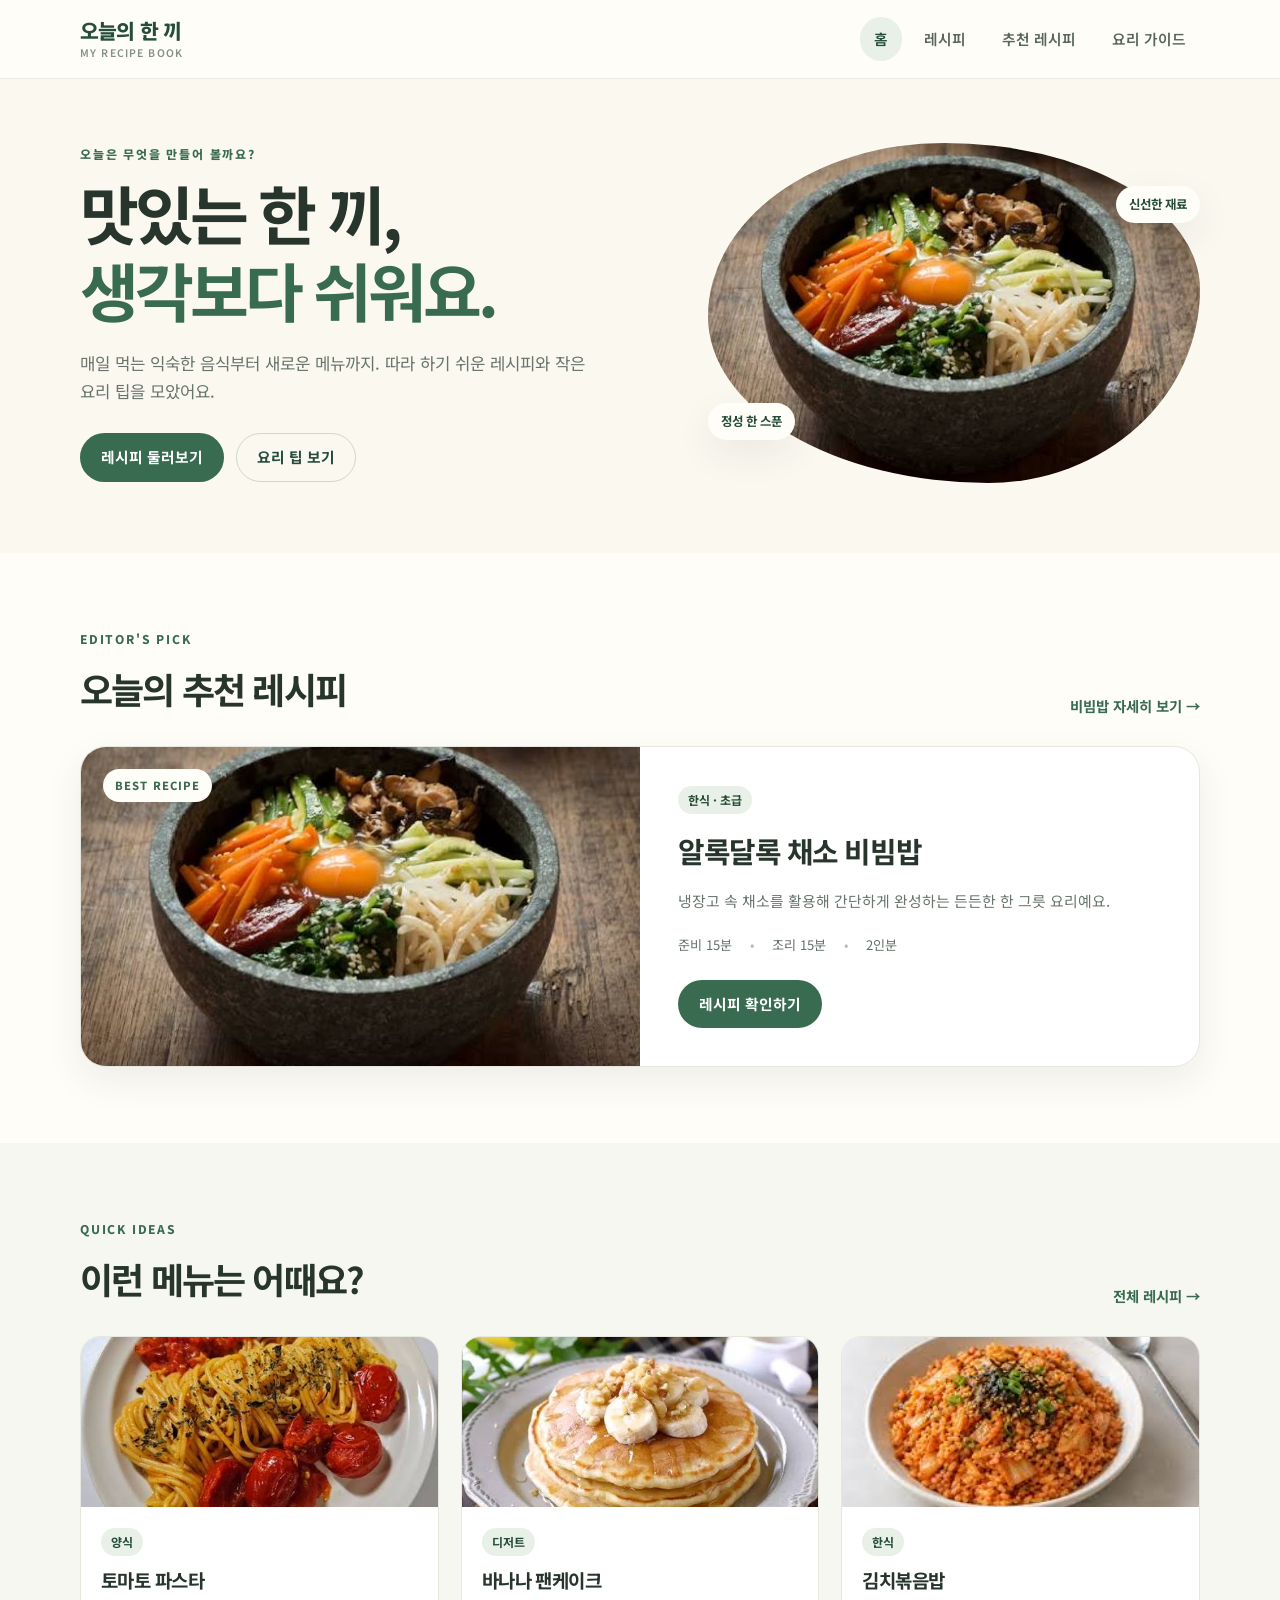
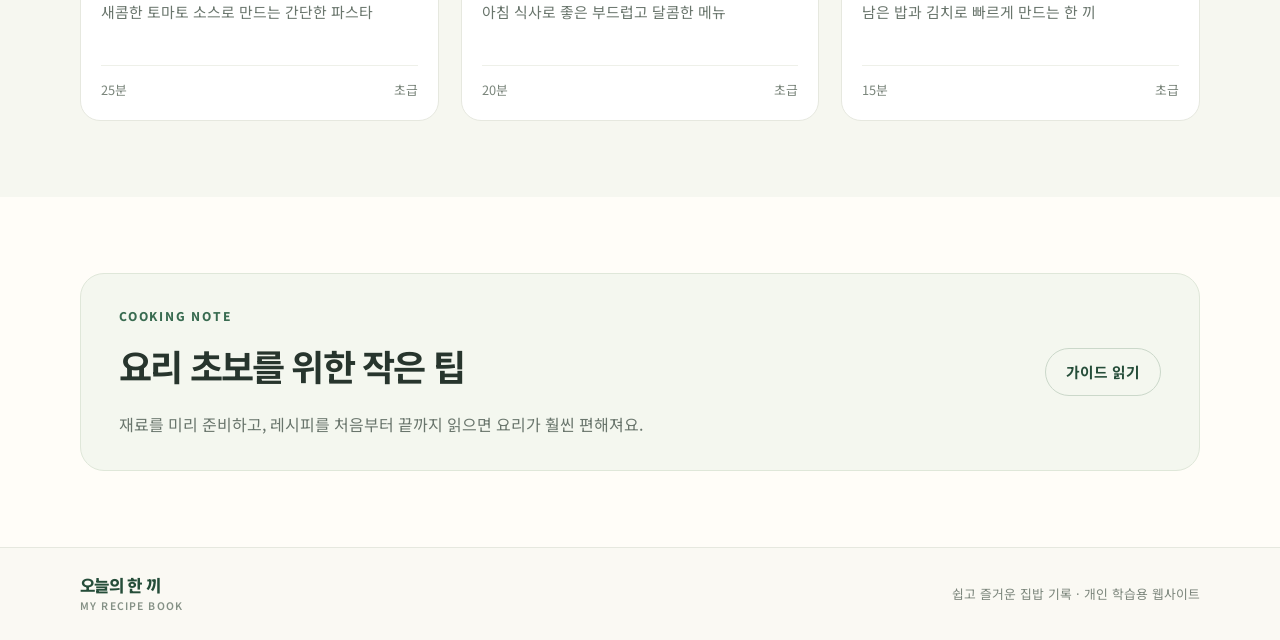
<file: index.html>
<!doctype html>
<html lang="ko">
  <head>
    <meta charset="UTF-8" />
    <meta name="viewport" content="width=device-width, initial-scale=1.0" />
    <title>오늘의 한 끼 | My Recipe Book</title>
    <link rel="stylesheet" href="style.css" />
    <script src="script.js" defer></script>
  </head>
  <body>
    <header class="site-header">
      <div class="container header-inner">
        <a class="logo" href="index.html" aria-label="오늘의 한 끼 홈"
          >오늘의 한 끼<span>My Recipe Book</span></a
        >
        <nav class="main-nav" aria-label="주 메뉴">
          <a class="active" href="index.html">홈</a>
          <a href="recipes.html">레시피</a>
          <a href="recipe-detail.html">추천 레시피</a>
          <a href="guide.html">요리 가이드</a>
        </nav>
      </div>
    </header>

    <main>
      <section class="hero">
        <div class="container hero-grid">
          <div class="hero-copy">
            <p class="eyebrow">오늘은 무엇을 만들어 볼까요?</p>
            <h1>맛있는 한 끼,<br /><span>생각보다 쉬워요.</span></h1>
            <p class="hero-description">
              매일 먹는 익숙한 음식부터 새로운 메뉴까지. 따라 하기 쉬운 레시피와
              작은 요리 팁을 모았어요.
            </p>
            <div class="hero-actions">
              <a class="button button-primary" href="recipes.html"
                >레시피 둘러보기</a
              >
              <a class="button button-outline" href="guide.html"
                >요리 팁 보기</a
              >
            </div>
          </div>
          <div
            class="hero-art"
            role="img"
            aria-label="밥과 여러 채소를 담은 비빔밥 일러스트"
          >
            <!-- <div class="food-plate">
              <div class="rice"></div>
              <div class="veg veg-one"></div>
              <div class="veg veg-two"></div>
              <div class="veg veg-three"></div>
              <div class="egg"></div>
              <div class="pepper"></div>
            </div> -->
            <span class="art-note note-one">신선한 재료</span
            ><span class="art-note note-two">정성 한 스푼</span>
          </div>
        </div>
      </section>

      <section class="section" id="recommend">
        <div class="container">
          <div class="section-heading">
            <div>
              <p class="eyebrow">EDITOR'S PICK</p>
              <h2>오늘의 추천 레시피</h2>
            </div>
            <a class="text-link" href="recipe-detail.html"
              >비빔밥 자세히 보기 →</a
            >
          </div>
          <article class="featured-card">
            <div class="featured-art" role="img" aria-label="비빔밥 일러스트">
              <span class="art-label">BEST RECIPE</span>
            </div>
            <div class="featured-copy">
              <span class="tag">한식 · 초급</span>
              <h3>알록달록 채소 비빔밥</h3>
              <p>
                냉장고 속 채소를 활용해 간단하게 완성하는 든든한 한 그릇
                요리예요.
              </p>
              <ul class="recipe-meta">
                <li>준비 15분</li>
                <li>조리 15분</li>
                <li>2인분</li>
              </ul>
              <a class="button button-primary" href="recipe-detail.html"
                >레시피 확인하기</a
              >
            </div>
          </article>
        </div>
      </section>

      <section class="section section-soft">
        <div class="container">
          <div class="section-heading">
            <div>
              <p class="eyebrow">QUICK IDEAS</p>
              <h2>이런 메뉴는 어때요?</h2>
            </div>
            <a class="text-link" href="recipes.html">전체 레시피 →</a>
          </div>
          <div class="recipe-grid">
            <article class="recipe-card">
              <a
                href="recipe-detail.html"
                class="recipe-art art-pasta"
                aria-label="토마토 파스타 레시피 보기"
              ></a>
              <div class="recipe-info">
                <span class="tag">양식</span>
                <h3><a href="recipe-detail.html">토마토 파스타</a></h3>
                <p>새콤한 토마토 소스로 만드는 간단한 파스타</p>
                <div class="card-bottom">
                  <span>25분</span><span>초급</span>
                </div>
              </div>
            </article>
            <article class="recipe-card">
              <a
                href="recipes.html"
                class="recipe-art art-pancake"
                aria-label="바나나 팬케이크 레시피 보기"
              ></a>
              <div class="recipe-info">
                <span class="tag">디저트</span>
                <h3><a href="recipes.html">바나나 팬케이크</a></h3>
                <p>아침 식사로 좋은 부드럽고 달콤한 메뉴</p>
                <div class="card-bottom">
                  <span>20분</span><span>초급</span>
                </div>
              </div>
            </article>
            <article class="recipe-card">
              <a
                href="recipes.html"
                class="recipe-art art-rice"
                aria-label="김치볶음밥 레시피 보기"
              ></a>
              <div class="recipe-info">
                <span class="tag">한식</span>
                <h3><a href="recipes.html">김치볶음밥</a></h3>
                <p>남은 밥과 김치로 빠르게 만드는 한 끼</p>
                <div class="card-bottom">
                  <span>15분</span><span>초급</span>
                </div>
              </div>
            </article>
          </div>
        </div>
      </section>

      <section class="section">
        <div class="container tip-banner">
          <div>
            <p class="eyebrow">COOKING NOTE</p>
            <h2>요리 초보를 위한 작은 팁</h2>
            <p>
              재료를 미리 준비하고, 레시피를 처음부터 끝까지 읽으면 요리가 훨씬
              편해져요.
            </p>
          </div>
          <a class="button button-outline" href="guide.html">가이드 읽기</a>
        </div>
      </section>
    </main>

    <footer class="site-footer">
      <div class="container footer-inner">
        <a class="logo logo-footer" href="index.html"
          >오늘의 한 끼<span>My Recipe Book</span></a
        >
        <p>쉽고 즐거운 집밥 기록 · 개인 학습용 웹사이트</p>
      </div>
    </footer>
  </body>
</html>
</file>
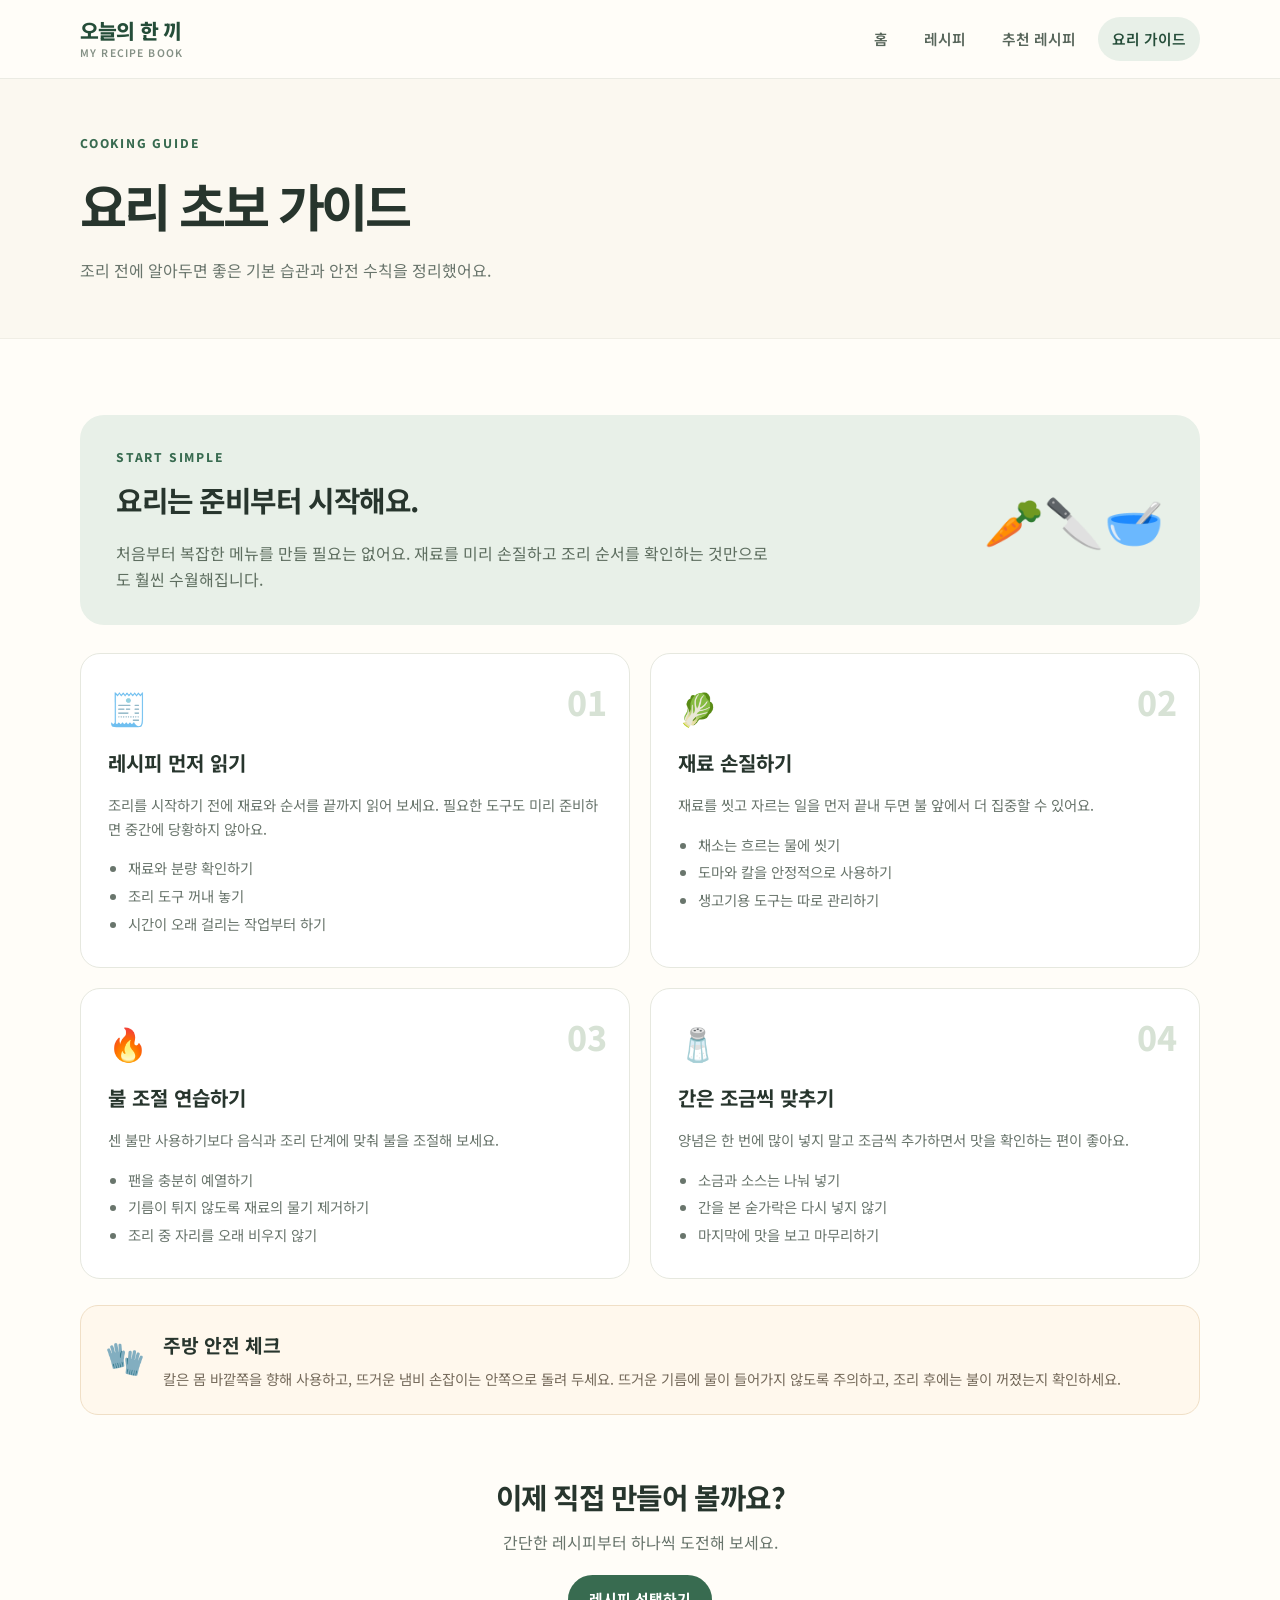
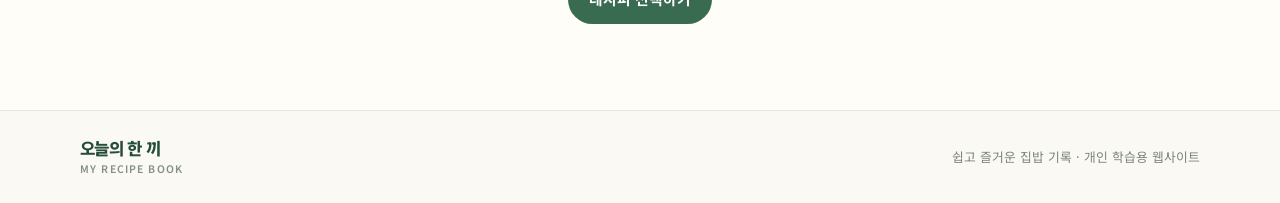
<file: guide.html>
<!doctype html>
<html lang="ko">
  <head>
    <meta charset="UTF-8" />
    <meta name="viewport" content="width=device-width, initial-scale=1.0" />
    <title>요리 가이드 | 오늘의 한 끼</title>
    <link rel="stylesheet" href="style.css" />
    <script src="script.js" defer></script>
  </head>
  <body>
    <header class="site-header">
      <div class="container header-inner">
        <a class="logo" href="index.html"
          >오늘의 한 끼<span>My Recipe Book</span></a
        >
        <nav class="main-nav" aria-label="주 메뉴">
          <a href="index.html">홈</a><a href="recipes.html">레시피</a
          ><a href="recipe-detail.html">추천 레시피</a
          ><a class="active" href="guide.html">요리 가이드</a>
        </nav>
      </div>
    </header>
    <main>
      <section class="page-hero">
        <div class="container">
          <p class="eyebrow">COOKING GUIDE</p>
          <h1>요리 초보 가이드</h1>
          <p>조리 전에 알아두면 좋은 기본 습관과 안전 수칙을 정리했어요.</p>
        </div>
      </section>
      <section class="section">
        <div class="container">
          <div class="guide-intro">
            <div>
              <p class="eyebrow">START SIMPLE</p>
              <h2>요리는 준비부터 시작해요.</h2>
              <p>
                처음부터 복잡한 메뉴를 만들 필요는 없어요. 재료를 미리 손질하고
                조리 순서를 확인하는 것만으로도 훨씬 수월해집니다.
              </p>
            </div>
            <div class="guide-emoji" aria-hidden="true">🥕🔪🥣</div>
          </div>
          <div class="guide-grid">
            <article class="guide-card">
              <span class="guide-number">01</span>
              <div class="guide-icon">🧾</div>
              <h2>레시피 먼저 읽기</h2>
              <p>
                조리를 시작하기 전에 재료와 순서를 끝까지 읽어 보세요. 필요한
                도구도 미리 준비하면 중간에 당황하지 않아요.
              </p>
              <ul>
                <li>재료와 분량 확인하기</li>
                <li>조리 도구 꺼내 놓기</li>
                <li>시간이 오래 걸리는 작업부터 하기</li>
              </ul>
            </article>
            <article class="guide-card">
              <span class="guide-number">02</span>
              <div class="guide-icon">🥬</div>
              <h2>재료 손질하기</h2>
              <p>
                재료를 씻고 자르는 일을 먼저 끝내 두면 불 앞에서 더 집중할 수
                있어요.
              </p>
              <ul>
                <li>채소는 흐르는 물에 씻기</li>
                <li>도마와 칼을 안정적으로 사용하기</li>
                <li>생고기용 도구는 따로 관리하기</li>
              </ul>
            </article>
            <article class="guide-card">
              <span class="guide-number">03</span>
              <div class="guide-icon">🔥</div>
              <h2>불 조절 연습하기</h2>
              <p>
                센 불만 사용하기보다 음식과 조리 단계에 맞춰 불을 조절해 보세요.
              </p>
              <ul>
                <li>팬을 충분히 예열하기</li>
                <li>기름이 튀지 않도록 재료의 물기 제거하기</li>
                <li>조리 중 자리를 오래 비우지 않기</li>
              </ul>
            </article>
            <article class="guide-card">
              <span class="guide-number">04</span>
              <div class="guide-icon">🧂</div>
              <h2>간은 조금씩 맞추기</h2>
              <p>
                양념은 한 번에 많이 넣지 말고 조금씩 추가하면서 맛을 확인하는
                편이 좋아요.
              </p>
              <ul>
                <li>소금과 소스는 나눠 넣기</li>
                <li>간을 본 숟가락은 다시 넣지 않기</li>
                <li>마지막에 맛을 보고 마무리하기</li>
              </ul>
            </article>
          </div>
          <section class="safety-panel">
            <div class="safety-icon">🧤</div>
            <div>
              <h2>주방 안전 체크</h2>
              <p>
                칼은 몸 바깥쪽을 향해 사용하고, 뜨거운 냄비 손잡이는 안쪽으로
                돌려 두세요. 뜨거운 기름에 물이 들어가지 않도록 주의하고, 조리
                후에는 불이 꺼졌는지 확인하세요.
              </p>
            </div>
          </section>
          <div class="center-cta">
            <h2>이제 직접 만들어 볼까요?</h2>
            <p>간단한 레시피부터 하나씩 도전해 보세요.</p>
            <a class="button button-primary" href="recipes.html"
              >레시피 선택하기</a
            >
          </div>
        </div>
      </section>
    </main>
    <footer class="site-footer">
      <div class="container footer-inner">
        <a class="logo logo-footer" href="index.html"
          >오늘의 한 끼<span>My Recipe Book</span></a
        >
        <p>쉽고 즐거운 집밥 기록 · 개인 학습용 웹사이트</p>
      </div>
    </footer>
  </body>
</html>
</file>
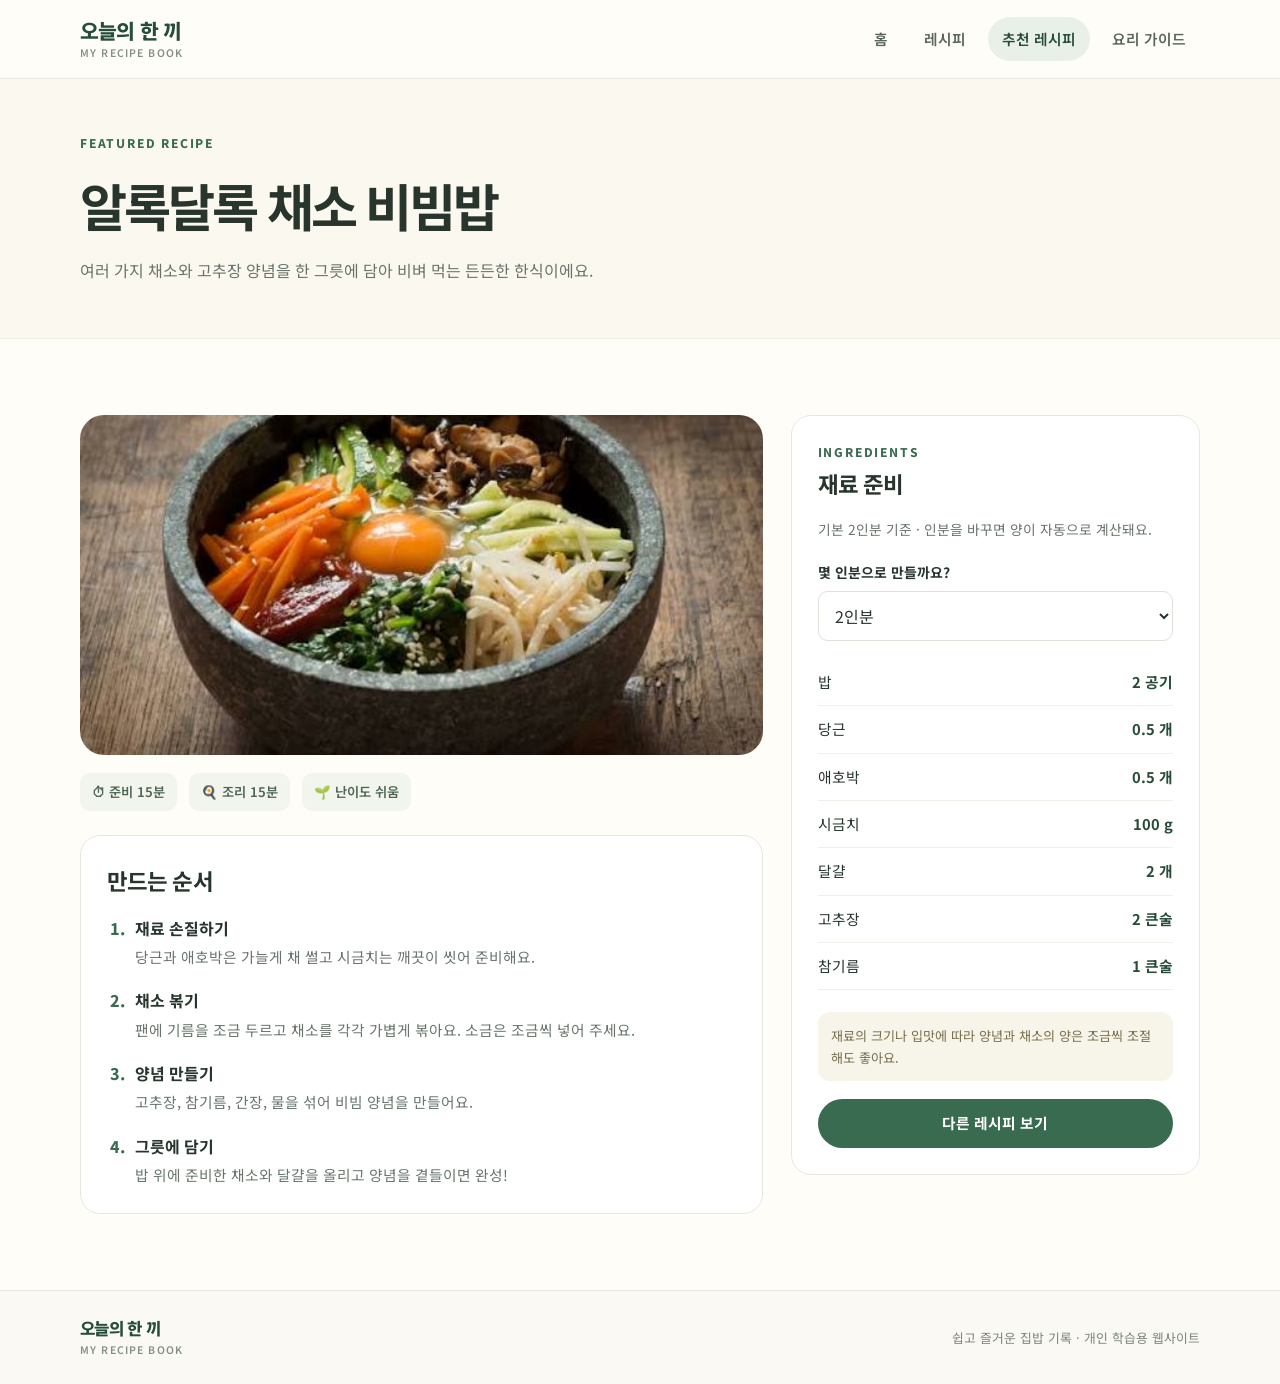
<file: recipe-detail.html>
<!doctype html>
<html lang="ko">
  <head>
    <meta charset="UTF-8" />
    <meta name="viewport" content="width=device-width, initial-scale=1.0" />
    <title>채소 비빔밥 만들기 | 오늘의 한 끼</title>
    <link rel="stylesheet" href="style.css" />
    <script src="script.js" defer></script>
  </head>
  <body>
    <header class="site-header">
      <div class="container header-inner">
        <a class="logo" href="index.html"
          >오늘의 한 끼<span>My Recipe Book</span></a
        >
        <nav class="main-nav" aria-label="주 메뉴">
          <a href="index.html">홈</a><a href="recipes.html">레시피</a
          ><a class="active" href="recipe-detail.html">추천 레시피</a
          ><a href="guide.html">요리 가이드</a>
        </nav>
      </div>
    </header>
    <main>
      <section class="page-hero">
        <div class="container">
          <p class="eyebrow">FEATURED RECIPE</p>
          <h1>알록달록 채소 비빔밥</h1>
          <p>
            여러 가지 채소와 고추장 양념을 한 그릇에 담아 비벼 먹는 든든한
            한식이에요.
          </p>
        </div>
      </section>
      <section class="section">
        <div class="container detail-layout">
          <div>
            <div
              class="detail-art hero-art"
              role="img"
              aria-label="비빔밥 일러스트"
            >
              <!-- <div class="food-plate">
                <div class="rice"></div>
                <div class="veg veg-one"></div>
                <div class="veg veg-two"></div>
                <div class="veg veg-three"></div>
                <div class="egg"></div>
                <div class="pepper"></div>
              </div> -->
            </div>
            <div class="detail-facts">
              <span>⏱ 준비 15분</span><span>🍳 조리 15분</span
              ><span>🌱 난이도 쉬움</span>
            </div>
            <section class="content-panel">
              <h2>만드는 순서</h2>
              <ol class="step-list">
                <li>
                  <strong>재료 손질하기</strong>
                  <p>
                    당근과 애호박은 가늘게 채 썰고 시금치는 깨끗이 씻어
                    준비해요.
                  </p>
                </li>
                <li>
                  <strong>채소 볶기</strong>
                  <p>
                    팬에 기름을 조금 두르고 채소를 각각 가볍게 볶아요. 소금은
                    조금씩 넣어 주세요.
                  </p>
                </li>
                <li>
                  <strong>양념 만들기</strong>
                  <p>고추장, 참기름, 간장, 물을 섞어 비빔 양념을 만들어요.</p>
                </li>
                <li>
                  <strong>그릇에 담기</strong>
                  <p>
                    밥 위에 준비한 채소와 달걀을 올리고 양념을 곁들이면 완성!
                  </p>
                </li>
              </ol>
            </section>
          </div>
          <aside class="content-panel ingredients-panel">
            <p class="eyebrow">INGREDIENTS</p>
            <h2>재료 준비</h2>
            <p class="muted">
              기본 2인분 기준 · 인분을 바꾸면 양이 자동으로 계산돼요.
            </p>
            <label class="servings-label" for="servings"
              >몇 인분으로 만들까요?</label
            >
            <select id="servings" name="servings">
              <option value="1">1인분</option>
              <option value="2" selected>2인분</option>
              <option value="3">3인분</option>
              <option value="4">4인분</option>
            </select>
            <ul class="ingredient-list">
              <li>
                <span>밥</span
                ><strong
                  ><span data-amount="2" data-unit="공기">2 공기</span></strong
                >
              </li>
              <li>
                <span>당근</span
                ><strong
                  ><span data-amount="0.5" data-unit="개">0.5 개</span></strong
                >
              </li>
              <li>
                <span>애호박</span
                ><strong
                  ><span data-amount="0.5" data-unit="개">0.5 개</span></strong
                >
              </li>
              <li>
                <span>시금치</span
                ><strong
                  ><span data-amount="100" data-unit="g">100 g</span></strong
                >
              </li>
              <li>
                <span>달걀</span
                ><strong
                  ><span data-amount="2" data-unit="개">2 개</span></strong
                >
              </li>
              <li>
                <span>고추장</span
                ><strong
                  ><span data-amount="2" data-unit="큰술">2 큰술</span></strong
                >
              </li>
              <li>
                <span>참기름</span
                ><strong
                  ><span data-amount="1" data-unit="큰술">1 큰술</span></strong
                >
              </li>
            </ul>
            <div class="note-box">
              재료의 크기나 입맛에 따라 양념과 채소의 양은 조금씩 조절해도
              좋아요.
            </div>
            <a class="button button-primary button-full" href="recipes.html"
              >다른 레시피 보기</a
            >
          </aside>
        </div>
      </section>
    </main>
    <footer class="site-footer">
      <div class="container footer-inner">
        <a class="logo logo-footer" href="index.html"
          >오늘의 한 끼<span>My Recipe Book</span></a
        >
        <p>쉽고 즐거운 집밥 기록 · 개인 학습용 웹사이트</p>
      </div>
    </footer>
  </body>
</html>
</file>
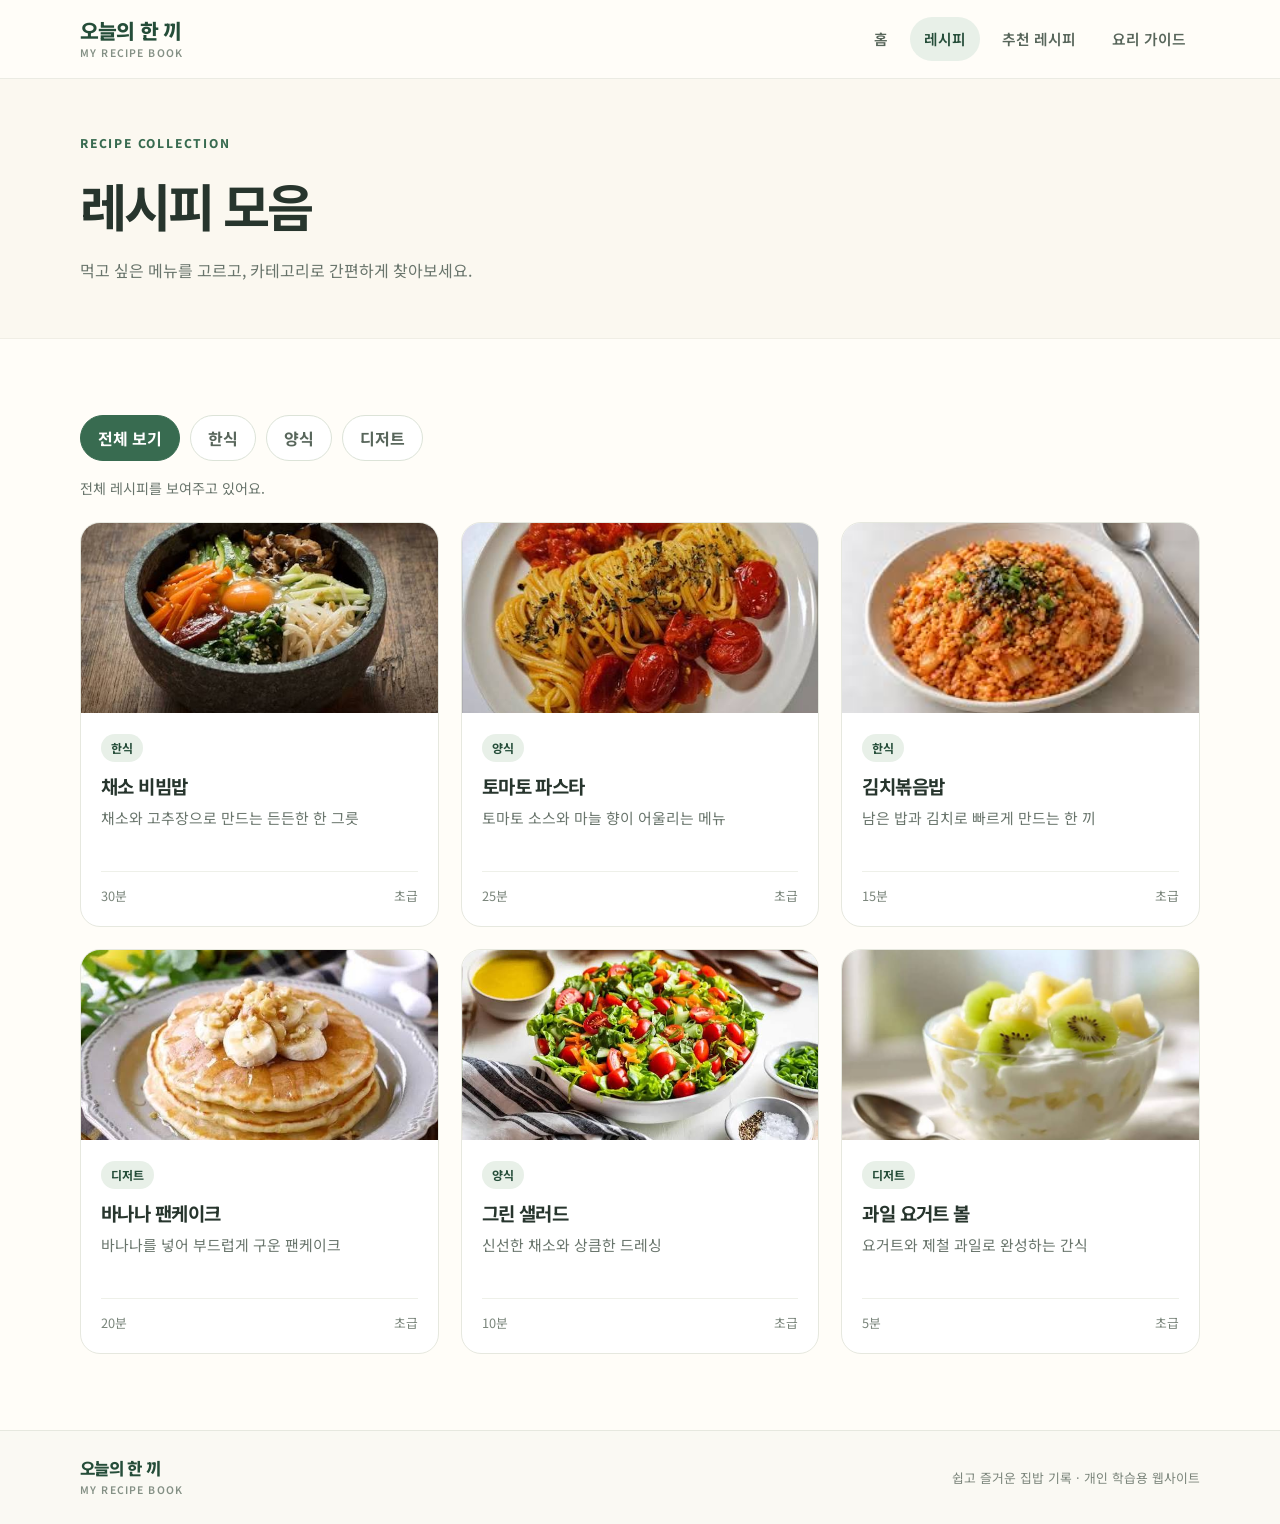
<file: recipes.html>
<!doctype html>
<html lang="ko">
  <head>
    <meta charset="UTF-8" />
    <meta name="viewport" content="width=device-width, initial-scale=1.0" />
    <title>레시피 모음 | 오늘의 한 끼</title>
    <link rel="stylesheet" href="style.css" />
    <script src="script.js" defer></script>
  </head>
  <body>
    <header class="site-header">
      <div class="container header-inner">
        <a class="logo" href="index.html"
          >오늘의 한 끼<span>My Recipe Book</span></a
        >
        <nav class="main-nav" aria-label="주 메뉴">
          <a href="index.html">홈</a
          ><a class="active" href="recipes.html">레시피</a
          ><a href="recipe-detail.html">추천 레시피</a
          ><a href="guide.html">요리 가이드</a>
        </nav>
      </div>
    </header>
    <main>
      <section class="page-hero">
        <div class="container">
          <p class="eyebrow">RECIPE COLLECTION</p>
          <h1>레시피 모음</h1>
          <p>먹고 싶은 메뉴를 고르고, 카테고리로 간편하게 찾아보세요.</p>
        </div>
      </section>
      <section class="section">
        <div class="container">
          <div class="filter-row" aria-label="레시피 카테고리 필터">
            <button
              class="filter-button active"
              type="button"
              data-category="all"
              aria-pressed="true"
            >
              전체 보기
            </button>
            <button
              class="filter-button"
              type="button"
              data-category="korean"
              aria-pressed="false"
            >
              한식
            </button>
            <button
              class="filter-button"
              type="button"
              data-category="western"
              aria-pressed="false"
            >
              양식
            </button>
            <button
              class="filter-button"
              type="button"
              data-category="dessert"
              aria-pressed="false"
            >
              디저트
            </button>
          </div>
          <p class="filter-status" id="filter-status" aria-live="polite">
            전체 레시피를 보여주고 있어요.
          </p>
          <div class="recipe-grid recipe-grid-large">
            <article class="recipe-card" data-category="korean">
              <a
                href="recipe-detail.html"
                class="recipe-art art-bibimbap"
                aria-label="비빔밥 레시피 보기"
              ></a>
              <div class="recipe-info">
                <span class="tag">한식</span>
                <h2><a href="recipe-detail.html">채소 비빔밥</a></h2>
                <p>채소와 고추장으로 만드는 든든한 한 그릇</p>
                <div class="card-bottom">
                  <span>30분</span><span>초급</span>
                </div>
              </div>
            </article>
            <article class="recipe-card" data-category="western">
              <a
                href="recipe-detail.html"
                class="recipe-art art-pasta"
                aria-label="토마토 파스타 레시피 보기"
              ></a>
              <div class="recipe-info">
                <span class="tag">양식</span>
                <h2><a href="recipe-detail.html">토마토 파스타</a></h2>
                <p>토마토 소스와 마늘 향이 어울리는 메뉴</p>
                <div class="card-bottom">
                  <span>25분</span><span>초급</span>
                </div>
              </div>
            </article>
            <article class="recipe-card" data-category="korean">
              <a
                href="recipe-detail.html"
                class="recipe-art art-rice"
                aria-label="김치볶음밥 레시피 보기"
              ></a>
              <div class="recipe-info">
                <span class="tag">한식</span>
                <h2><a href="recipe-detail.html">김치볶음밥</a></h2>
                <p>남은 밥과 김치로 빠르게 만드는 한 끼</p>
                <div class="card-bottom">
                  <span>15분</span><span>초급</span>
                </div>
              </div>
            </article>
            <article class="recipe-card" data-category="dessert">
              <a
                href="recipe-detail.html"
                class="recipe-art art-pancake"
                aria-label="바나나 팬케이크 레시피 보기"
              ></a>
              <div class="recipe-info">
                <span class="tag">디저트</span>
                <h2><a href="recipe-detail.html">바나나 팬케이크</a></h2>
                <p>바나나를 넣어 부드럽게 구운 팬케이크</p>
                <div class="card-bottom">
                  <span>20분</span><span>초급</span>
                </div>
              </div>
            </article>
            <article class="recipe-card" data-category="western">
              <a
                href="recipe-detail.html"
                class="recipe-art art-salad"
                aria-label="그린 샐러드 레시피 보기"
              ></a>
              <div class="recipe-info">
                <span class="tag">양식</span>
                <h2><a href="recipe-detail.html">그린 샐러드</a></h2>
                <p>신선한 채소와 상큼한 드레싱</p>
                <div class="card-bottom">
                  <span>10분</span><span>초급</span>
                </div>
              </div>
            </article>
            <article class="recipe-card" data-category="dessert">
              <a
                href="recipe-detail.html"
                class="recipe-art art-yogurt"
                aria-label="과일 요거트 볼 레시피 보기"
              ></a>
              <div class="recipe-info">
                <span class="tag">디저트</span>
                <h2><a href="recipe-detail.html">과일 요거트 볼</a></h2>
                <p>요거트와 제철 과일로 완성하는 간식</p>
                <div class="card-bottom"><span>5분</span><span>초급</span></div>
              </div>
            </article>
          </div>
          <p class="empty-message" id="empty-message" hidden>
            이 카테고리에는 아직 레시피가 없어요.
          </p>
        </div>
      </section>
    </main>
    <footer class="site-footer">
      <div class="container footer-inner">
        <a class="logo logo-footer" href="index.html"
          >오늘의 한 끼<span>My Recipe Book</span></a
        >
        <p>쉽고 즐거운 집밥 기록 · 개인 학습용 웹사이트</p>
      </div>
    </footer>
  </body>
</html>
</file>
<file: style.css>
@import url("https://fonts.googleapis.com/css2?family=Noto+Sans+KR:wght@400;500;600;700;800&display=swap");

:root {
  --green: #386b50;
  --green-dark: #254d39;
  --green-light: #e8f0e8;
  --cream: #fbf8f0;
  --paper: #fffdf8;
  --orange: #e8a45c;
  --text: #27352d;
  --muted: #69756c;
  --line: #e6e8df;
  --shadow: 0 14px 36px rgba(39, 53, 45, 0.08);
  --bb: url(img/bb.jpg);
  --tpasta: url(img/tpasta.jpg);
  --bpancake: url(img/bpancake.jpg);
  --kbb: url(img/kbb.jpg);
  --salad: url(img/salad.jpg);
  --yogurt: url(img/yogurt.jpg);
}
* {
  box-sizing: border-box;
}
html {
  scroll-behavior: smooth;
}
body {
  margin: 0;
  background: var(--paper);
  color: var(--text);
  font-family: "Noto Sans KR", Arial, sans-serif;
  line-height: 1.65;
}
a {
  color: inherit;
  text-decoration: none;
}
button,
select {
  font: inherit;
}
button,
a,
select {
  -webkit-tap-highlight-color: transparent;
}
.container {
  width: min(1120px, calc(100% - 40px));
  margin: 0 auto;
}
.site-header {
  position: sticky;
  top: 0;
  z-index: 10;
  background: rgba(255, 253, 248, 0.94);
  backdrop-filter: blur(12px);
  border-bottom: 1px solid rgba(230, 232, 223, 0.8);
}
.header-inner {
  min-height: 78px;
  display: flex;
  align-items: center;
  justify-content: space-between;
  gap: 24px;
}
.logo {
  display: inline-flex;
  flex-direction: column;
  font-size: 1.28rem;
  font-weight: 800;
  line-height: 1.15;
  letter-spacing: -0.04em;
  color: var(--green-dark);
}
.logo span {
  margin-top: 5px;
  font-size: 0.65rem;
  font-weight: 600;
  letter-spacing: 0.11em;
  text-transform: uppercase;
  color: #849085;
}
.main-nav {
  display: flex;
  align-items: center;
  gap: 8px;
}
.main-nav a {
  padding: 10px 14px;
  border-radius: 999px;
  font-size: 0.92rem;
  font-weight: 600;
  color: #58665b;
  transition:
    background 0.2s,
    color 0.2s;
}
.main-nav a:hover,
.main-nav a.active {
  background: var(--green-light);
  color: var(--green-dark);
}
.hero {
  overflow: hidden;
  background: var(--cream);
  padding: 64px 0 70px;
}
.hero-grid {
  display: grid;
  grid-template-columns: 1.08fr 0.92fr;
  align-items: center;
  gap: 50px;
}
.eyebrow {
  margin: 0 0 10px;
  color: var(--green);
  font-size: 0.75rem;
  font-weight: 800;
  letter-spacing: 0.15em;
}
.hero h1 {
  margin: 0;
  font-size: clamp(2.6rem, 5vw, 4.5rem);
  line-height: 1.2;
  letter-spacing: -0.065em;
}
.hero h1 span {
  color: var(--green);
}
.hero-description {
  max-width: 510px;
  margin: 22px 0 28px;
  color: var(--muted);
  font-size: 1.05rem;
}
.hero-actions {
  display: flex;
  gap: 12px;
  flex-wrap: wrap;
}
.button {
  display: inline-flex;
  justify-content: center;
  align-items: center;
  min-height: 46px;
  padding: 11px 20px;
  border: 1px solid transparent;
  border-radius: 999px;
  font-size: 0.92rem;
  font-weight: 700;
  cursor: pointer;
  transition:
    transform 0.2s,
    background 0.2s;
}
.button:hover {
  transform: translateY(-2px);
}
.button-primary {
  background: var(--green);
  color: white;
}
.button-primary:hover {
  background: var(--green-dark);
}
.button-outline {
  border-color: #cbd8ca;
  background: transparent;
  color: var(--green-dark);
}
.button-outline:hover {
  background: var(--green-light);
}
.hero-art {
  position: relative;
  min-height: 340px;
  display: grid;
  place-items: center;
  border-radius: 48% 52% 43% 57%/51% 43% 57% 49%;
  /* background: #e5eddd; */
  background-image: var(--bb);
  background-position: center;
  background-size: cover;
}
.food-plate {
  position: relative;
  width: 260px;
  height: 260px;
  border: 15px solid #fffdf8;
  border-radius: 50%;
  background: #f4e7c7;
  box-shadow: 0 16px 30px #2d50301c;
  overflow: hidden;
}
.rice {
  position: absolute;
  inset: 28px;
  border-radius: 50%;
  background: #fffaf0;
}
.veg {
  position: absolute;
  width: 80px;
  height: 43px;
  border-radius: 50%;
  transform: rotate(-35deg);
}
.veg-one {
  top: 50px;
  left: 34px;
  background: repeating-linear-gradient(0deg, #ec8656 0 5px, #d76b43 5px 8px);
}
.veg-two {
  right: 24px;
  top: 62px;
  background: repeating-linear-gradient(0deg, #79a95c 0 5px, #5e9147 5px 8px);
  transform: rotate(38deg);
}
.veg-three {
  left: 50px;
  bottom: 43px;
  background: repeating-linear-gradient(0deg, #e8c75f 0 5px, #d4ae3c 5px 8px);
  transform: rotate(28deg);
}
.egg {
  position: absolute;
  right: 48px;
  bottom: 36px;
  width: 62px;
  height: 62px;
  border-radius: 50%;
  background: #fffdf7;
  border: 3px solid #f4dfb2;
}
.egg:after {
  content: "";
  position: absolute;
  inset: 17px;
  border-radius: 50%;
  background: #e9a13d;
}
.pepper {
  position: absolute;
  left: 104px;
  top: 106px;
  width: 52px;
  height: 52px;
  border-radius: 50%;
  background: #9d463b;
  box-shadow: 0 0 0 4px #fff7e6;
}
.art-note {
  position: absolute;
  padding: 8px 13px;
  border-radius: 999px;
  background: #fffdf8;
  box-shadow: var(--shadow);
  font-size: 0.78rem;
  font-weight: 700;
  color: var(--green-dark);
}
.note-one {
  top: 43px;
  right: 0;
}
.note-two {
  bottom: 43px;
  left: 0;
}
.section {
  padding: 76px 0;
}
.section-soft {
  background: #f6f7f0;
}
.section-heading {
  display: flex;
  justify-content: space-between;
  align-items: end;
  gap: 20px;
  margin-bottom: 28px;
}
.section-heading h2,
.tip-banner h2 {
  margin: 0;
  font-size: clamp(1.6rem, 3vw, 2.25rem);
  letter-spacing: -0.05em;
}
.text-link {
  color: var(--green);
  font-size: 0.9rem;
  font-weight: 700;
  white-space: nowrap;
}
.featured-card {
  display: grid;
  grid-template-columns: 1fr 1fr;
  overflow: hidden;
  border: 1px solid var(--line);
  border-radius: 26px;
  background: #fff;
  box-shadow: var(--shadow);
}
.featured-art {
  position: relative;
  min-height: 300px;
  display: grid;
  place-items: center;
  /* background: #e8efdf; */
  background-image: var(--bb);
  background-position: center;
  background-size: cover;
}
.bibimbap-art:before {
  content: "";
  width: 190px;
  height: 190px;
  border: 13px solid #fffdf8;
  border-radius: 50%;
  background:
    radial-gradient(circle at 35% 35%, #e9a15a 0 18%, transparent 19%),
    radial-gradient(circle at 70% 35%, #7ca65e 0 17%, transparent 18%),
    radial-gradient(circle at 40% 70%, #e2c65c 0 18%, transparent 19%),
    radial-gradient(circle at 70% 70%, #b85142 0 16%, transparent 17%), #f2e4c7;
  box-shadow: 0 15px 30px #24472c22;
}
.art-label {
  position: absolute;
  top: 22px;
  left: 22px;
  padding: 7px 12px;
  border-radius: 999px;
  background: #fffdf8;
  color: var(--green);
  font-size: 0.7rem;
  font-weight: 800;
  letter-spacing: 0.1em;
}
.featured-copy {
  align-self: center;
  padding: 38px;
}
.tag {
  display: inline-block;
  padding: 4px 10px;
  border-radius: 999px;
  background: var(--green-light);
  color: var(--green-dark);
  font-size: 0.75rem;
  font-weight: 700;
}
.featured-copy h3 {
  margin: 13px 0 10px;
  font-size: 1.8rem;
  letter-spacing: -0.05em;
}
.featured-copy p,
.recipe-info p {
  color: var(--muted);
  font-size: 0.93rem;
}
.recipe-meta {
  display: flex;
  gap: 18px;
  padding: 0;
  margin: 20px 0 24px;
  list-style: none;
  color: #657267;
  font-size: 0.82rem;
}
.recipe-meta li + li:before {
  content: "•";
  margin-right: 18px;
  color: #b3bcb1;
}
.recipe-grid {
  display: grid;
  grid-template-columns: repeat(3, minmax(0, 1fr));
  gap: 22px;
}
.recipe-card {
  overflow: hidden;
  border: 1px solid var(--line);
  border-radius: 20px;
  background: white;
  transition:
    transform 0.2s,
    box-shadow 0.2s;
}
.recipe-card:hover {
  transform: translateY(-4px);
  box-shadow: var(--shadow);
}
.recipe-art {
  min-height: 170px;
  display: grid;
  place-items: center;
  position: relative;
}
.recipe-art span {
  font-size: 4.6rem;
  filter: drop-shadow(0 7px 5px #263d2918);
}
.art-pasta {
  /* background: #f8e7d7; */
  background-image: var(--tpasta);
  background-position: center;
  background-size: cover;
}
.art-pancake {
  /* background: #f6edcf; */
  background-image: var(--bpancake);
  background-position: center;
  background-size: cover;
}
.art-rice {
  /* background: #f0e4d9; */
  background-image: var(--kbb);
  background-position: center;
  background-size: cover;
}
.art-bibimbap {
  /* background: #e8efdf; */
  background-image: var(--bb);
  background-position: center;
  background-size: cover;
}
.art-salad {
  /* background: #e1efdf; */
  background-image: var(--salad);
  background-position: center;
  background-size: cover;
}
.art-yogurt {
  /* background: #f7e4e5; */
  background-image: var(--yogurt);
  background-position: center;
  background-size: cover;
}
.recipe-info {
  padding: 20px;
}
.recipe-info h2,
.recipe-info h3 {
  margin: 8px 0 5px;
  font-size: 1.18rem;
  letter-spacing: -0.03em;
}
.recipe-info p {
  min-height: 48px;
  margin: 0 0 17px;
}
.card-bottom {
  display: flex;
  justify-content: space-between;
  border-top: 1px solid #eef0e9;
  padding-top: 13px;
  color: #7a857b;
  font-size: 0.8rem;
}
.tip-banner {
  display: flex;
  align-items: center;
  justify-content: space-between;
  gap: 30px;
  padding: 32px 38px;
  border: 1px solid #dfe7d9;
  border-radius: 24px;
  background: #f4f7ef;
}
.tip-banner p:last-child {
  margin-bottom: 0;
  color: var(--muted);
}
.site-footer {
  padding: 28px 0;
  border-top: 1px solid var(--line);
  background: #faf9f3;
}
.footer-inner {
  display: flex;
  align-items: center;
  justify-content: space-between;
  gap: 20px;
}
.logo-footer {
  font-size: 1.05rem;
}
.footer-inner p {
  margin: 0;
  color: #7c867c;
  font-size: 0.8rem;
}
.page-hero {
  padding: 54px 0;
  background: var(--cream);
  border-bottom: 1px solid #f0eee5;
}
.page-hero h1 {
  margin: 0;
  font-size: clamp(2.1rem, 4vw, 3.2rem);
  letter-spacing: -0.06em;
}
.page-hero p:last-child {
  margin: 10px 0 0;
  color: var(--muted);
}
.filter-row {
  display: flex;
  gap: 10px;
  flex-wrap: wrap;
}
.filter-button {
  padding: 9px 17px;
  border: 1px solid #dce3d8;
  border-radius: 999px;
  background: white;
  color: #58665b;
  font-weight: 700;
  cursor: pointer;
}
.filter-button:hover,
.filter-button.active {
  border-color: var(--green);
  background: var(--green);
  color: white;
}
.filter-status {
  margin: 16px 0 22px;
  color: var(--muted);
  font-size: 0.88rem;
}
.recipe-grid-large {
  grid-template-columns: repeat(3, minmax(0, 1fr));
}
.recipe-grid-large .recipe-art {
  min-height: 190px;
}
.empty-message {
  padding: 30px;
  text-align: center;
  color: var(--muted);
}
.detail-layout {
  display: grid;
  grid-template-columns: minmax(0, 1.25fr) minmax(300px, 0.75fr);
  align-items: start;
  gap: 28px;
}
.detail-art {
  min-height: 340px;
  margin-bottom: 18px;
  border-radius: 24px;
}
.detail-facts {
  display: flex;
  flex-wrap: wrap;
  gap: 12px;
  margin-bottom: 24px;
}
.detail-facts span {
  padding: 8px 12px;
  border-radius: 10px;
  background: #f2f5ee;
  color: #4e6654;
  font-size: 0.83rem;
  font-weight: 600;
}
.content-panel {
  padding: 26px;
  border: 1px solid var(--line);
  border-radius: 20px;
  background: white;
}
.content-panel h2 {
  margin: 0 0 16px;
  font-size: 1.4rem;
  letter-spacing: -0.04em;
}
.step-list {
  padding-left: 22px;
  margin: 0;
}
.step-list li {
  padding: 0 0 18px 6px;
}
.step-list li:last-child {
  padding-bottom: 0;
}
.step-list li::marker {
  color: var(--green);
  font-weight: 800;
}
.step-list strong {
  font-size: 1rem;
}
.step-list p {
  margin: 4px 0 0;
  color: var(--muted);
  font-size: 0.92rem;
}
.ingredients-panel {
  position: sticky;
  top: 100px;
}
.ingredients-panel .eyebrow {
  margin-bottom: 4px;
}
.muted {
  color: var(--muted);
  font-size: 0.86rem;
}
.servings-label {
  display: block;
  margin: 20px 0 7px;
  font-size: 0.87rem;
  font-weight: 700;
}
#servings {
  width: 100%;
  padding: 11px 12px;
  border: 1px solid #dce3d8;
  border-radius: 10px;
  background: #fff;
  color: var(--text);
}
.ingredient-list {
  padding: 0;
  margin: 18px 0 22px;
  list-style: none;
}
.ingredient-list li {
  display: flex;
  justify-content: space-between;
  gap: 15px;
  padding: 11px 0;
  border-bottom: 1px solid #eef0e9;
  font-size: 0.92rem;
}
.ingredient-list strong {
  color: var(--green-dark);
  font-variant-numeric: tabular-nums;
}
.note-box {
  padding: 13px;
  border-radius: 12px;
  background: #f7f5e9;
  color: #77704e;
  font-size: 0.82rem;
  margin-bottom: 18px;
}
.button-full {
  width: 100%;
}
.guide-intro {
  display: flex;
  align-items: center;
  justify-content: space-between;
  gap: 30px;
  padding: 32px 36px;
  margin-bottom: 28px;
  border-radius: 24px;
  background: var(--green-light);
}
.guide-intro h2 {
  margin: 0 0 8px;
  font-size: 1.8rem;
  letter-spacing: -0.05em;
}
.guide-intro p:last-child {
  max-width: 660px;
  margin-bottom: 0;
  color: #5e6e60;
}
.guide-emoji {
  font-size: 3rem;
  white-space: nowrap;
}
.guide-grid {
  display: grid;
  grid-template-columns: repeat(2, minmax(0, 1fr));
  gap: 20px;
}
.guide-card {
  position: relative;
  padding: 27px;
  border: 1px solid var(--line);
  border-radius: 20px;
  background: white;
}
.guide-number {
  position: absolute;
  top: 20px;
  right: 22px;
  color: #d7e2d5;
  font-size: 2.1rem;
  font-weight: 800;
}
.guide-icon {
  font-size: 2rem;
}
.guide-card h2 {
  margin: 12px 0 8px;
  font-size: 1.25rem;
}
.guide-card p,
.guide-card li {
  color: var(--muted);
  font-size: 0.9rem;
}
.guide-card ul {
  padding-left: 20px;
  margin-bottom: 0;
}
.guide-card li {
  margin: 4px 0;
}
.safety-panel {
  display: flex;
  gap: 18px;
  align-items: flex-start;
  margin-top: 26px;
  padding: 24px;
  border: 1px solid #f0dfc6;
  border-radius: 18px;
  background: #fff8ed;
}
.safety-icon {
  font-size: 2rem;
}
.safety-panel h2 {
  margin: 0 0 5px;
  font-size: 1.2rem;
}
.safety-panel p {
  margin: 0;
  color: #766b5c;
  font-size: 0.9rem;
}
.center-cta {
  text-align: center;
  padding: 58px 0 10px;
}
.center-cta h2 {
  margin: 0;
  font-size: 1.8rem;
  letter-spacing: -0.05em;
}
.center-cta p {
  margin: 8px 0 20px;
  color: var(--muted);
}
[hidden] {
  display: none !important;
}
@media (max-width: 850px) {
  .header-inner {
    align-items: flex-start;
    flex-direction: column;
    gap: 10px;
    padding-top: 17px;
    padding-bottom: 13px;
  }
  .main-nav {
    width: 100%;
    overflow-x: auto;
    padding-bottom: 2px;
  }
  .main-nav a {
    white-space: nowrap;
    padding: 8px 12px;
  }
  .hero-grid {
    grid-template-columns: 1fr 0.8fr;
    gap: 22px;
  }
  .hero-art {
    min-height: 280px;
  }
  .food-plate {
    transform: scale(0.85);
  }
  .recipe-grid,
  .recipe-grid-large {
    grid-template-columns: repeat(2, minmax(0, 1fr));
  }
  .detail-layout {
    grid-template-columns: 1fr;
  }
  .ingredients-panel {
    position: static;
  }
  .featured-copy {
    padding: 28px;
  }
  .featured-art {
    min-height: 270px;
  }
}
@media (max-width: 600px) {
  .container {
    width: min(100% - 28px, 1120px);
  }
  .hero {
    padding: 44px 0;
  }
  .hero-grid {
    grid-template-columns: 1fr;
  }
  .hero-art {
    min-height: 245px;
    margin: 4px 12px 0;
  }
  .food-plate {
    transform: scale(0.75);
  }
  .hero h1 {
    font-size: 2.65rem;
  }
  .hero-description {
    font-size: 0.96rem;
  }
  .section {
    padding: 52px 0;
  }
  .section-heading {
    align-items: flex-start;
    flex-direction: column;
    gap: 8px;
  }
  .featured-card {
    grid-template-columns: 1fr;
  }
  .featured-art {
    min-height: 220px;
  }
  .featured-copy {
    padding: 23px;
  }
  .featured-copy h3 {
    font-size: 1.5rem;
  }
  .recipe-grid,
  .recipe-grid-large {
    grid-template-columns: 1fr;
    gap: 16px;
  }
  .recipe-art,
  .recipe-grid-large .recipe-art {
    min-height: 155px;
  }
  .recipe-info p {
    min-height: 0;
  }
  .tip-banner {
    align-items: flex-start;
    flex-direction: column;
    padding: 25px;
  }
  .footer-inner {
    align-items: flex-start;
    flex-direction: column;
    gap: 10px;
  }
  .page-hero {
    padding: 38px 0;
  }
  .page-hero h1 {
    font-size: 2.3rem;
  }
  .detail-art {
    min-height: 260px;
  }
  .content-panel {
    padding: 21px;
  }
  .guide-intro {
    align-items: flex-start;
    flex-direction: column;
    padding: 25px;
  }
  .guide-emoji {
    font-size: 2.3rem;
  }
  .guide-grid {
    grid-template-columns: 1fr;
  }
  .safety-panel {
    padding: 19px;
  }
  .filter-row {
    gap: 7px;
  }
  .filter-button {
    padding: 8px 13px;
    font-size: 0.87rem;
  }
}
</file>
